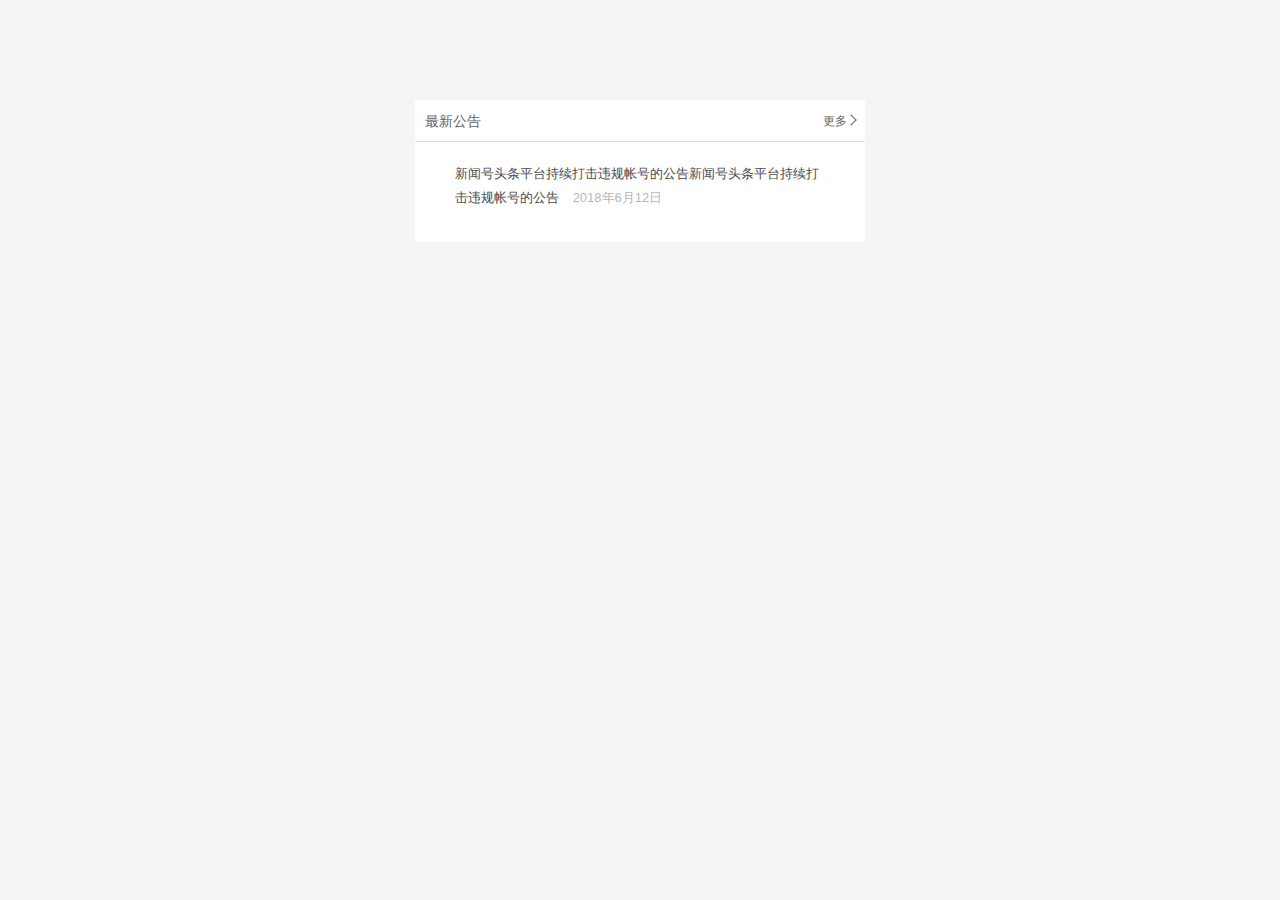
<file: Temp/index.html>
<!DOCTYPE html>
<html lang="en">
<head>
    <meta charset="UTF-8">
    <title>热门新闻公告左右滚动</title>
	
    <link rel="stylesheet" href="css/style.css" />
	<script type="text/javascript" src="js/jquery.min.js"></script>
    <script type="text/javascript" src="js/jquery.SuperSlide.2.1.1.js"></script>
    
	
</head>
<body>

    <div style="height:100px;"></div>
	
    <div class="rolling">
        <div class="roll-title roll-title clearfix">
            <h2>最新公告</h2>
            <a href="#" class="rolling-more">更多</a>
            <a class="next">
                <img src="img/arrow-fr.png" alt="">
            </a>
            <a class="prev">
                <img src="img/arrow-fl.png" alt="">
            </a>
        </div>
        <div class="content">
            <ul class="roll-list">
                <li>
                    <a href="#" target="_blank">新闻号头条平台持续打击违规帐号的公告新闻号头条平台持续打击违规帐号的公告</a>
                    <span>2018年6月12日</span>
                </li>
                <li>
                    <a href="#" target="_blank">关系我们每个人！700字读懂新闻号头条平台3·15资讯打假报告自媒体账号公告</a>
                    <span>2018年3月01日</span>
                </li>
                <li>
                    <a href="#" target="_blank">资讯消费如何打假才能保护合法权利？新闻号头条平台首次披露反谣言技术路线图</a>
                    <span>2018年2月22日</span>
                </li>
                <li>
                    <a href="#" target="_blank">国医·新闻号头条平台！“天堂学堂”网站发布的“北中医自主招生夏令营”资讯是假的！</a>
                    <span>2018年2月02日</span>
                </li>
                <li>
                    <a href="#" target="_blank">工信部下架“新闻号头条平台”等 46 款不良手机应用，，第一时间更新相关内容资料</a>
                    <span>2018年1月12日</span>
                </li>
                <li>
                    <a href="#" target="_blank">今闻号头条平台与内蒙古网信办战略合作伙伴 将用新闻号向世界推介亮丽内蒙古大草原</a>
                    <span>2017年12月21日</span>
                </li>
            </ul>
        </div>
    </div>
	
    <script type="text/javascript">

        jQuery(".rolling").slide({titCell:".roll-title ul",mainCell:".content ul",autoPage:true,effect:"leftLoop",autoPlay:true,scroll:1,vis:1,delayTime:1000,trigger:"click"});

    </script>

</body>
</html>
</file>
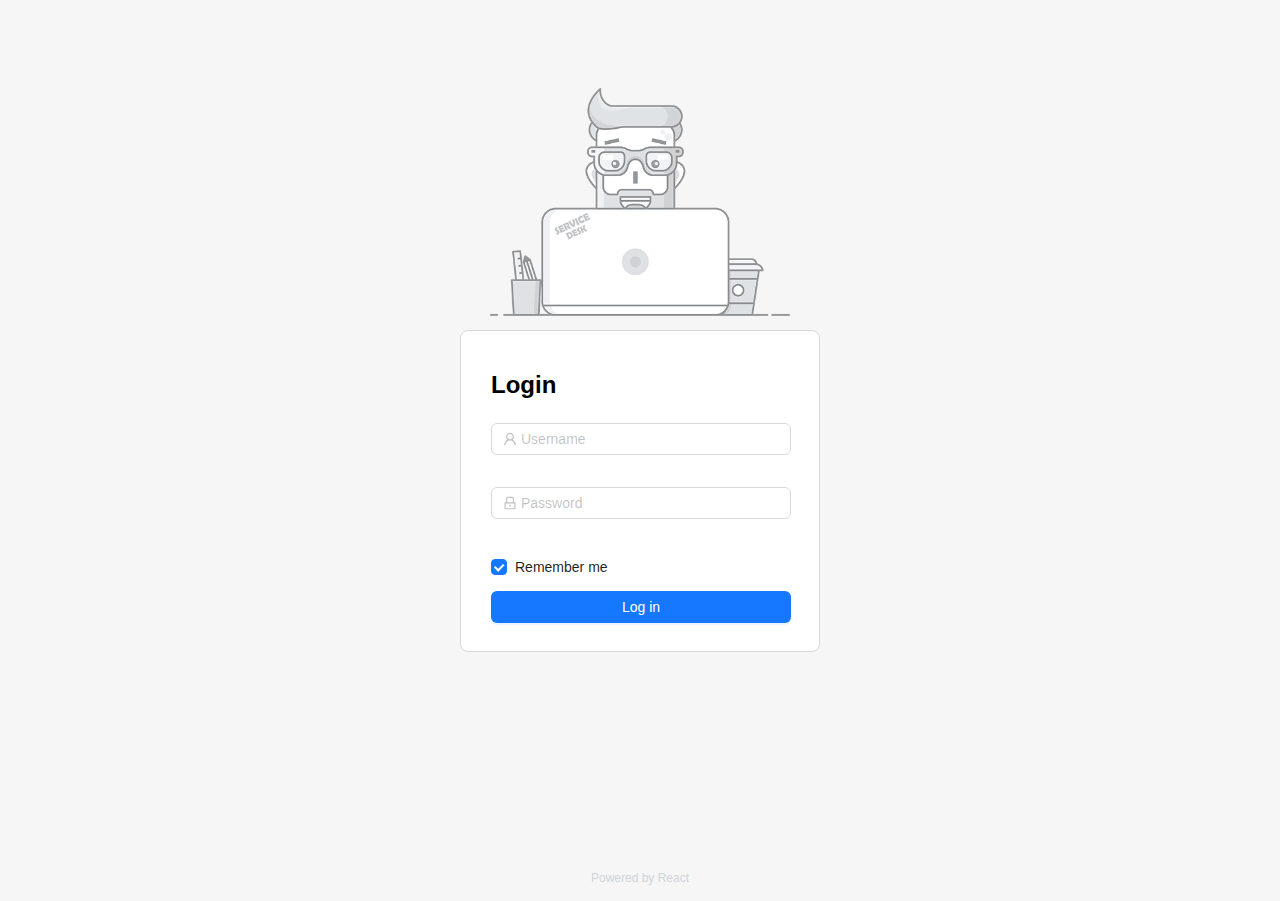
<file: editor-demo.html>
<!doctype html><html lang="en"><head><meta charset="utf-8"/><link rel="icon" href="/favicon.ico"/><meta name="viewport" content="width=device-width,initial-scale=1"/><meta name="theme-color" content="#000000"/><meta name="description" content="Web site created using create-react-app"/><link rel="apple-touch-icon" href="/logo192.png"/><link rel="manifest" href="/manifest.json"/><title>React LoginForm</title><script defer="defer" src="/static/js/main.a3c28e93.js"></script><link href="/static/css/main.e1d18742.css" rel="stylesheet"></head><body><noscript>You need to enable JavaScript to run this app.</noscript><div id="root"></div></body></html>
</file>
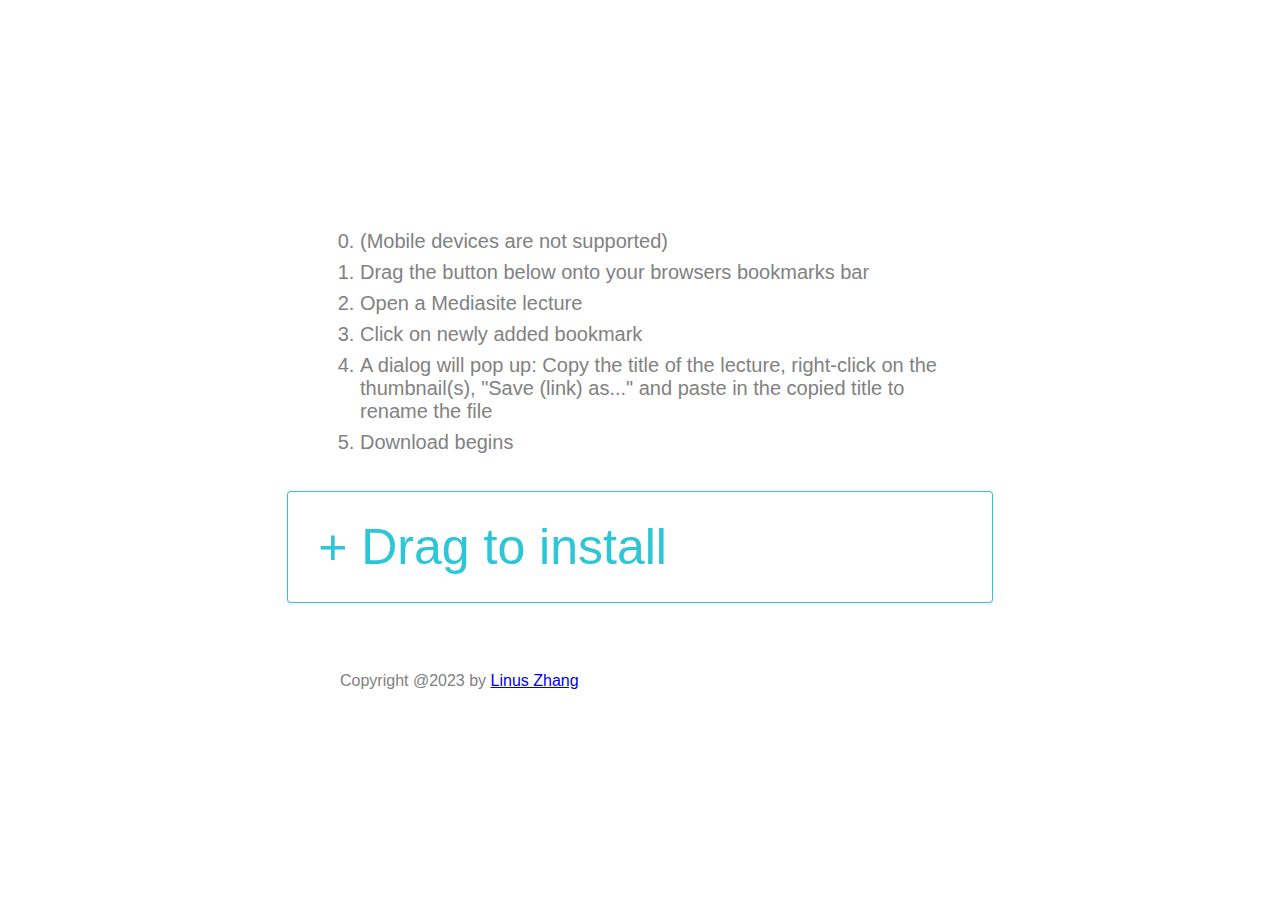
<file: mediasitedown.html>
<html>
<head>
  <title>Mediasite Downloader</title>
  <style>
    body {
      font-family: "Arial";
    }
    
    #wrapper {
      width: 100%;
      height: 100%;
      display: flex;
      align-items: center;
      justify-content: center;
      flex-direction: column;
    }

    .button {
      display: inline-block;
      text-align: center;
      text-decoration: none;
      vertical-align: middle;
      padding: 25px 60px;
      margin: 0;
      font-size: 50px;
      line-height: 60px;
      -webkit-border-radius: 3px;
      -moz-border-radius: 3px;
      border-radius: 3px;
      color: transparent;
      box-shadow: 0 0 0 1px #2DC6D6;
      border: 0;
      background: #fff;
      cursor: alias;
      position: relative;
    }

    #bmarklet::after {
      content: '+ Drag to install';
      color: #2DC6D6;
      position: absolute;
      left: 30px;
    }
    
    ol {
      width: 600px;
      padding-bottom: 10px;
      font-size: 20px;
      color: #818181;
    }
    
    ol li {
      padding-bottom: 8px;
    }

    .noticeTutorial {
      width: 600px;
      color: #818181;
      padding-top: 70px;
    }
  </style>
</head>
<body>
  <div id="wrapper">
    <ol start="0">
      <li>(Mobile devices are not supported)</li>
      <li>Drag the button below onto your browsers bookmarks bar</li>
      <li>Open a Mediasite lecture</li>
      <li>Click on newly added bookmark</li>
      <li>A dialog will pop up: Copy the title of the lecture, right-click on the thumbnail(s), "Save (link) as..." and paste in the copied title to rename the file</li>
      <li>Download begins</li>
    </ol>

    <a id="bmarklet" class="button" href="javascript:(function(){document.body.appendChild(document.createElement('script')).src='https://static.gb.qduwo.xyz/mediasitedown.js?%27+new Date().getTime();})();">MediasiteDownloadHelper</a>

    <div class="noticeTutorial">Copyright @2023 by <a href="https://iceshadows.github.io">Linus Zhang</a></div>
  </div>
</body>
</html>
</file>
<file: Temp/css/style.css>
/* 公共样式表css */
html,body {
    color: #333;
    margin: 0;
    height: 100%;
}

* {
    -webkit-box-sizing: border-box;
    -moz-box-sizing: border-box;
    box-sizing: border-box;
}

a {
    text-decoration: none;
    color: #000;
}

img {
    border: 0;
}

body {
    background: #f5f5f5;
    color: #666;
    font-family: 'Microsoft Yahei', 'PingFangSC', sans-serif;
}

html, body, div, dl, dt, dd, ol, ul, li, h1, h2, h3, h4, h5, h6, p, blockquote, pre, button, fieldset, form, input, legend, textarea, th, td {
    margin: 0;
    padding: 0;
}

a {
    text-decoration: none;
    color: #08acee;
}

button {
    outline: 0;
}

img {
    border: 0;
}

button,input,optgroup,select,textarea {
    margin: 0;
    font: inherit;
    color: inherit;
    outline: none;
}

li {
    list-style: none;
}

a {
    color: #4c4c4c;
}

a:hover {
    color: #333;
}

.clearfix::after {
    clear: both;
    content: ".";
    display: block;
    height: 0;
    visibility: hidden;
}

.clearfix {
}

/* 必要布局样式css */
.rolling {
    width: 450px;
    position: relative;
    margin: 0 auto;
    overflow: hidden;
    background: #fff;
}

.rolling .roll-title {
    overflow: hidden;
    height: 42px;
    background: #fff;
    padding: 0 10px;
    line-height: 42px;
    border-bottom: 1px solid #ddd;
}

.rolling .roll-title .prev,.rolling .roll-title .next {
    display: block;
    width: 24px;
    height: 70px;
    float: right;
    overflow: hidden;
    cursor: pointer;
    position: absolute;
    top: 67px;
    right: 0;
    left: 0;
    display: none;
    z-index: 100;
}

.rolling .roll-title .prev img {
    width: 22px;
    height: 48px;
}

.rolling .roll-title .next img {
    width: 22px;
    height: 48px;
}

.rolling .roll-title .next {
    right: -2px;
    display: none;
    left: inherit;
}

.rolling .roll-title ul {
    float: right;
    overflow: hidden;
    zoom:1; margin-top: 10px;
}

.rolling .content {
    width: 450px;
    height: 100px;
    overflow: hidden;
    padding-left: 40px;
    padding-right: 40px;
}

.rolling .content ul {
    overflow: hidden;
    zoom:1; }

.rolling .content ul li {
    float: left;
    height: 60px;
    line-height: 24px;
    text-align: left;
    _display: inline;
    font-size: 13px;
    margin-top: 20px;
}

.rolling .content ul li span {
    color: #b7b7b7;
    position: relative;
    right: -10px;
}

.roll-title h2 {
    font-weight: normal;
    font-size: 14px;
    float: left;
}

.rolling-more {
    float: right;
    color: #666;
    font-size: 12px;
}

.rolling .rolling-more:after {
    content: "";
    display: inline-block;
    margin-bottom: 1px;
    -webkit-transform: rotate(135deg);
    -moz-transform: rotate(135deg);
    -ms-transform: rotate(135deg);
    transform: rotate(135deg);
    width: 7px;
    height: 7px;
    border: 1px solid #666;
    border-right: none;
    border-bottom: none;
}

.rolling .content ul li a:hover {
    color: #08acee;
    text-decoration: underline;
}

.rolling:hover .next{
    display:block;
}

.rolling:hover .prev{
    display:block;
}
</file>
<file: static/css/main.e1d18742.css>
body{-webkit-font-smoothing:antialiased;-moz-osx-font-smoothing:grayscale;font-family:-apple-system,BlinkMacSystemFont,Segoe UI,Roboto,Oxygen,Ubuntu,Cantarell,Fira Sans,Droid Sans,Helvetica Neue,sans-serif}code{font-family:source-code-pro,Menlo,Monaco,Consolas,Courier New,monospace}.App{text-align:center}body{font-family:sans-serif;margin:0;padding:0}.lContainer{align-items:center;background-color:#f6f6f6;display:grid;grid-template-columns:1fr;grid-template-rows:auto 38px;grid-template-rows:100vh;justify-items:center}.spanLink{background-color:initial;color:#1890ff;cursor:pointer;outline:none;text-decoration:none;transition:color .3s}.footer{color:#ced4d9;font-size:12px;margin-top:-45px;padding:1rem;text-align:center;-webkit-user-select:none;user-select:none}.App-title{font-size:1.5em}.App-intro{font-size:large}.login-form{width:300px}.login-form-forgot{float:right}.login-form-button{width:100%}.hidden{display:none}.lItem{width:300px}.loginForm{background-color:#fff;border:1px solid #d8d8da;border-radius:8px;margin-left:-30px;margin-right:-30px;margin-top:-60px;padding-left:30px;padding-top:20px}.loginImage{margin-bottom:70px;margin-top:-160px}tbody{font-size:14px}.footerLink{color:#ced4d9;text-decoration:none}.react-flow__container{height:100%;left:0;position:absolute;top:0;width:100%}.react-flow__pane{cursor:grab;z-index:1}.react-flow__pane.dragging{cursor:grabbing}.react-flow__viewport{pointer-events:none;-webkit-transform-origin:0 0;transform-origin:0 0;z-index:2}.react-flow__renderer{z-index:4}.react-flow__selectionpane{z-index:5}.react-flow__nodesselection-rect:focus,.react-flow__nodesselection-rect:focus-visible{outline:none}.react-flow .react-flow__edges{overflow:visible;pointer-events:none}.react-flow__connection-path,.react-flow__edge-path{stroke:#b1b1b7;stroke-width:1;fill:none}.react-flow__edge{cursor:pointer;pointer-events:visibleStroke}.react-flow__edge.animated path{stroke-dasharray:5;-webkit-animation:dashdraw .5s linear infinite;animation:dashdraw .5s linear infinite}.react-flow__edge.animated path.react-flow__edge-interaction{stroke-dasharray:none;-webkit-animation:none;animation:none}.react-flow__edge.inactive{pointer-events:none}.react-flow__edge.selected,.react-flow__edge:focus,.react-flow__edge:focus-visible{outline:none}.react-flow__edge.selected .react-flow__edge-path,.react-flow__edge:focus .react-flow__edge-path,.react-flow__edge:focus-visible .react-flow__edge-path{stroke:#555}.react-flow__edge-textwrapper{pointer-events:all}.react-flow__edge-textbg{fill:#fff}.react-flow__edge .react-flow__edge-text{pointer-events:none;-webkit-user-select:none;user-select:none}.react-flow__connection{pointer-events:none}.react-flow__connection.animated{stroke-dasharray:5;-webkit-animation:dashdraw .5s linear infinite;animation:dashdraw .5s linear infinite}.react-flow__connectionline{z-index:1001}.react-flow__nodes{pointer-events:none}.react-flow__node,.react-flow__nodes{-webkit-transform-origin:0 0;transform-origin:0 0}.react-flow__node{box-sizing:border-box;cursor:grab;pointer-events:all;position:absolute;-webkit-user-select:none;user-select:none}.react-flow__node.dragging{cursor:grabbing}.react-flow__nodesselection{pointer-events:none;-webkit-transform-origin:left top;transform-origin:left top;z-index:3}.react-flow__nodesselection-rect{cursor:grab;pointer-events:all;position:absolute}.react-flow__handle{background:#1a192b;border:1px solid #fff;border-radius:100%;height:6px;min-height:5px;min-width:5px;pointer-events:none;position:absolute;width:6px}.react-flow__handle.connectable{cursor:crosshair;pointer-events:all}.react-flow__handle-bottom{bottom:-4px;top:auto}.react-flow__handle-bottom,.react-flow__handle-top{left:50%;-webkit-transform:translate(-50%);transform:translate(-50%)}.react-flow__handle-top{top:-4px}.react-flow__handle-left{left:-4px}.react-flow__handle-left,.react-flow__handle-right{top:50%;-webkit-transform:translateY(-50%);transform:translateY(-50%)}.react-flow__handle-right{right:-4px}.react-flow__edgeupdater{cursor:move;pointer-events:all}.react-flow__panel{margin:15px;position:absolute;z-index:5}.react-flow__panel.top{top:0}.react-flow__panel.bottom{bottom:0}.react-flow__panel.left{left:0}.react-flow__panel.right{right:0}.react-flow__panel.center{left:50%;-webkit-transform:translateX(-50%);transform:translateX(-50%)}.react-flow__attribution{background:hsla(0,0%,100%,.5);font-size:10px;margin:0;padding:2px 3px}.react-flow__attribution a{color:#999;text-decoration:none}@-webkit-keyframes dashdraw{0%{stroke-dashoffset:10}}@keyframes dashdraw{0%{stroke-dashoffset:10}}.react-flow__edgelabel-renderer{height:100%;pointer-events:none;position:absolute;width:100%}.react-flow__edge.updating .react-flow__edge-path{stroke:#777}.react-flow__edge-text{font-size:10px}.react-flow__node.selectable:focus,.react-flow__node.selectable:focus-visible{outline:none}.react-flow__node-default,.react-flow__node-group,.react-flow__node-input,.react-flow__node-output{background-color:#fff;border:1px solid #1a192b;border-radius:3px;color:#222;font-size:12px;padding:10px;text-align:center;width:150px}.react-flow__node-default.selectable:hover,.react-flow__node-group.selectable:hover,.react-flow__node-input.selectable:hover,.react-flow__node-output.selectable:hover{box-shadow:0 1px 4px 1px rgba(0,0,0,.08)}.react-flow__node-default.selectable.selected,.react-flow__node-default.selectable:focus,.react-flow__node-default.selectable:focus-visible,.react-flow__node-group.selectable.selected,.react-flow__node-group.selectable:focus,.react-flow__node-group.selectable:focus-visible,.react-flow__node-input.selectable.selected,.react-flow__node-input.selectable:focus,.react-flow__node-input.selectable:focus-visible,.react-flow__node-output.selectable.selected,.react-flow__node-output.selectable:focus,.react-flow__node-output.selectable:focus-visible{box-shadow:0 0 0 .5px #1a192b}.react-flow__node-group{background-color:hsla(0,0%,94%,.25)}.react-flow__nodesselection-rect,.react-flow__selection{background:rgba(0,89,220,.08);border:1px dotted rgba(0,89,220,.8)}.react-flow__nodesselection-rect:focus,.react-flow__nodesselection-rect:focus-visible,.react-flow__selection:focus,.react-flow__selection:focus-visible{outline:none}.react-flow__controls{box-shadow:0 0 2px 1px rgba(0,0,0,.08)}.react-flow__controls-button{align-items:center;background:#fefefe;border:none;border-bottom:1px solid #eee;box-sizing:initial;cursor:pointer;display:flex;height:16px;justify-content:center;padding:5px;-webkit-user-select:none;user-select:none;width:16px}.react-flow__controls-button:hover{background:#f4f4f4}.react-flow__controls-button svg{max-height:12px;max-width:12px;width:100%}.react-flow__minimap{background-color:#fff}
/*# sourceMappingURL=main.e1d18742.css.map*/
</file>
